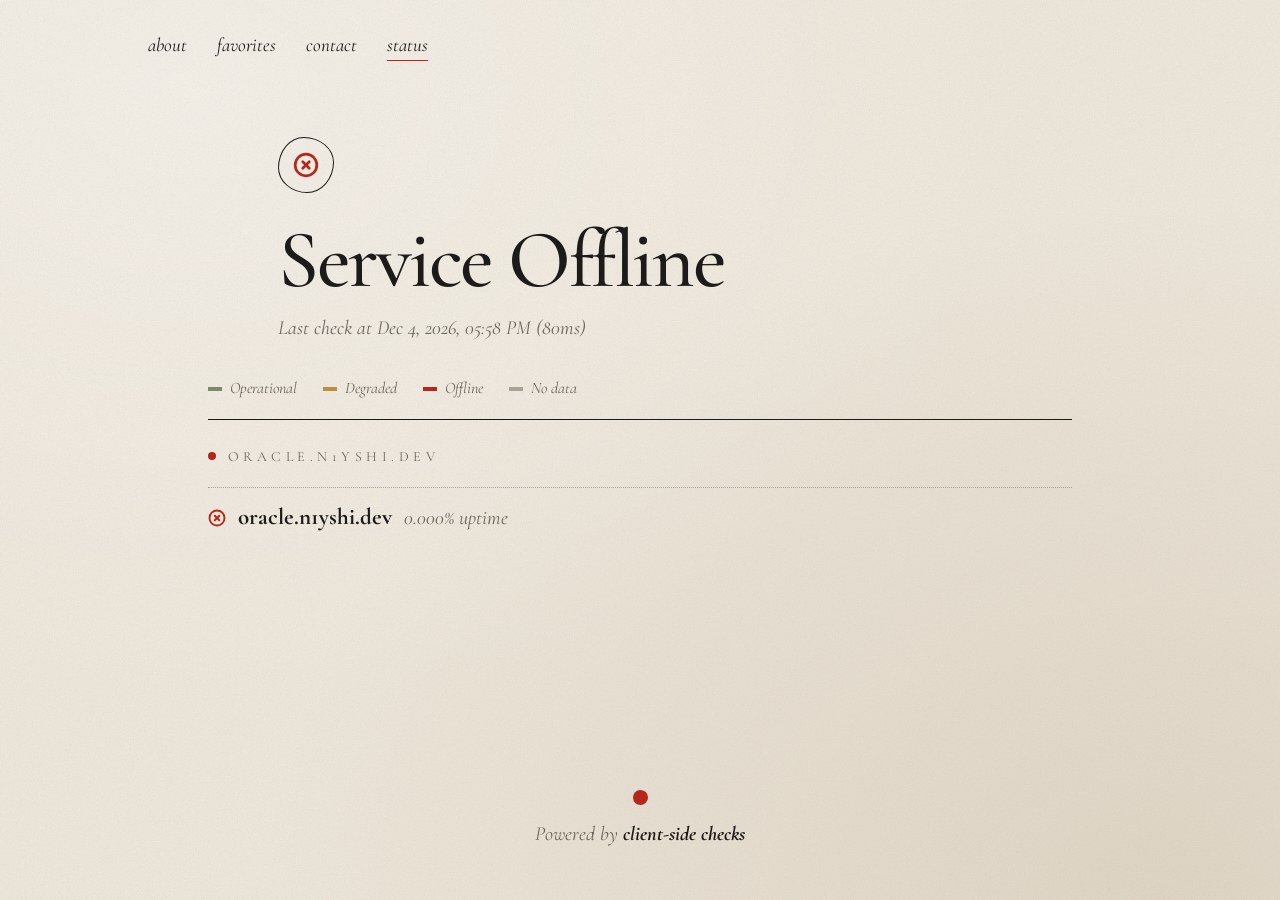
<file: status/index.html>
<!DOCTYPE html>
<html lang="en">
<head>
  <meta charset="utf-8">
  <meta name="viewport" content="width=device-width, initial-scale=1">
  <title>Status &mdash; oracle.n1yshi.dev</title>
  <link rel="preconnect" href="https://fonts.googleapis.com">
  <link rel="preconnect" href="https://fonts.gstatic.com" crossorigin>
  <link href="https://fonts.googleapis.com/css2?family=Cormorant+Garamond:ital,wght@0,400;0,500;0,700;1,400&family=Shippori+Mincho:wght@500;700&display=swap" rel="stylesheet">
  <link rel="stylesheet" href="style.css">
  <link rel="icon" href="data:image/svg+xml,<svg xmlns='http://www.w3.org/2000/svg' viewBox='0 0 100 100'><text y='.9em' font-size='90'>&#9679;</text></svg>">
</head>
<body class="dark">
  <div class="min-h-screen theme-eclipse dark">

    <header class="header-layout">
      <div class="header-inner">
        <div class="header-center">
          <a class="nav-link" href="/#about">about</a>
          <a class="nav-link" href="/#favorites">favorites</a>
          <a class="nav-link" href="/#contact">contact</a>
          <a class="nav-link current" href="/status/">status</a>
        </div>
        <div class="header-right">
          <span class="theme-toggle" id="theme-toggle">&#9675;</span>
        </div>
      </div>
    </header>

    <main class="max-w-4xl mx-auto my-16 px-4 sm-px-0">
      <div class="flex-col">

        <div id="loading-state">
          <div class="status-section">
            <div class="skeleton skeleton-icon"></div>
            <div class="skeleton skeleton-title"></div>
            <div class="skeleton skeleton-subtitle"></div>
          </div>
          <div class="categories-list" style="margin-top:48px">
            <div class="skeleton skeleton-card"></div>
          </div>
        </div>

        <div id="status-section" class="status-section" style="display:none">
          <div class="status-icon-box" id="status-icon-box">
            <svg viewBox="0 0 24 24" fill="none" stroke="currentColor" stroke-width="2" stroke-linecap="round" stroke-linejoin="round">
              <polyline points="20 6 9 17 4 12"></polyline>
            </svg>
          </div>
          <h1 class="status-title" id="status-title">All Systems Operational</h1>
          <p class="status-subtitle" id="status-subtitle">Last check at &mdash;</p>
        </div>

        <div id="bars-legend" class="bars-legend" style="display:none">
          <span class="bars-legend-item">
            <span class="bars-legend-swatch swatch-pink"></span>Operational
          </span>
          <span class="bars-legend-item">
            <span class="bars-legend-swatch swatch-orange"></span>Degraded
          </span>
          <span class="bars-legend-item">
            <span class="bars-legend-swatch swatch-red"></span>Offline
          </span>
          <span class="bars-legend-item">
            <span class="bars-legend-swatch swatch-gray"></span>No data
          </span>
        </div>

        <div id="categories-container" class="categories-list" style="display:none">
          <div class="category-card">
            <div class="category-header" id="cat-header">
              <div class="category-name-wrap">
                <span class="category-name">oracle.n1yshi.dev</span>
              </div>
            </div>
            <div class="monitor-list">
              <div class="monitor-entry">
                <div class="monitor-top">
                  <div class="monitor-left">
                    <span class="monitor-icon-wrap" id="monitor-icon">
                      <svg viewBox="0 0 24 24" fill="none" stroke="currentColor" stroke-width="2.5" stroke-linecap="round" stroke-linejoin="round">
                        <polyline points="20 6 9 17 4 12"></polyline>
                      </svg>
                    </span>
                    <span class="monitor-name">oracle.n1yshi.dev</span>
                    <span class="monitor-sla" id="monitor-sla">100.000% uptime</span>
                  </div>
                </div>
                <div class="monitor-bars" id="incident-bars"></div>
              </div>
            </div>
          </div>
        </div>

      </div>
    </main>

    <footer class="status-footer">
      <div class="footer-inner">
        <div class="footer-powered">Powered by <strong>client-side checks</strong></div>
      </div>
    </footer>

  </div>

  <script src="script.js"></script>
</body>
</html>
</file>
<file: status/style.css>
*,
*::before,
*::after { margin: 0; padding: 0; box-sizing: border-box; }

:root {
  --paper: #efe9dd;
  --paper-2: #e6dfd0;
  --ink: #1d1b19;
  --ink-soft: #6b665d;
  --ink-faint: #a8a194;
  --red: #b5261b;
  --green: #7d8a6a;
  --amber: #b8913f;
  --serif: "Cormorant Garamond", "Times New Roman", serif;
  --jp: "Shippori Mincho", "Yu Mincho", serif;
}

body {
  font-family: var(--serif);
  font-size: 20px;
  line-height: 1.55;
  min-height: 100vh;
  color: var(--ink);
  background-color: var(--paper);
  background-image:
    url("data:image/svg+xml,%3Csvg xmlns='http://www.w3.org/2000/svg' width='260' height='260'%3E%3Cfilter id='n'%3E%3CfeTurbulence type='fractalNoise' baseFrequency='.75' numOctaves='3' stitchTiles='stitch'/%3E%3CfeColorMatrix values='0 0 0 0 .3  0 0 0 0 .25  0 0 0 0 .2  0 0 0 .12 0'/%3E%3C/filter%3E%3Crect width='100%25' height='100%25' filter='url(%23n)'/%3E%3C/svg%3E"),
    radial-gradient(ellipse at 15% 10%, rgba(255, 255, 255, .4), transparent 55%),
    radial-gradient(ellipse at 90% 100%, rgba(150, 120, 80, .16), transparent 55%);
}

.min-h-screen { min-height: 100vh; display: flex; flex-direction: column; }
.max-w-4xl { max-width: 896px; }
.mx-auto { margin-left: auto; margin-right: auto; }
.my-16 { margin-top: 48px; margin-bottom: 48px; }
.px-4 { padding-left: 16px; padding-right: 16px; }
.flex-col { display: flex; flex-direction: column; }
main { flex: 1; width: 100%; }

a { color: var(--ink); text-decoration: none; transition: color .25s; }
a:hover { color: var(--red); }

.header-inner {
  max-width: 1040px;
  margin: 0 auto;
  display: flex;
  align-items: baseline;
  justify-content: flex-start;
  gap: 16px;
  padding: 30px 28px;
}
.header-title { font-weight: 700; font-size: 22px; letter-spacing: .06em; }
.header-center { display: flex; gap: 30px; font-style: italic; font-size: 19px; }
.nav-link { position: relative; }
.nav-link::after {
  content: "";
  position: absolute;
  left: 0; right: 0; bottom: -2px;
  height: 1px;
  background: var(--red);
  scale: 0 1;
  transform-origin: left;
  transition: scale .45s cubic-bezier(.2, .7, .2, 1);
}
.nav-link:hover::after, .nav-link.current::after { scale: 1 1; }
.header-right, .theme-toggle { display: none; }

.status-section { display: flex; flex-direction: column; align-items: flex-start; text-align: left; padding-left: clamp(0px, 6vw, 70px); }
.status-section + .categories-list { margin-top: 56px; }

.status-icon-box {
  width: 56px; height: 56px;
  display: flex; align-items: center; justify-content: center;
  margin-bottom: 26px;
  border: 1px solid var(--ink);
  border-radius: 46% 54% 48% 52% / 55% 45% 55% 45%;
}
.status-icon-box svg { width: 26px; height: 26px; }
.status-icon-box.operational svg { color: var(--green); }
.status-icon-box.degraded svg { color: var(--amber); }
.status-icon-box.outage svg { color: var(--red); }

.status-title { font-weight: 500; font-size: clamp(42px, 7vw, 82px); line-height: 1; letter-spacing: -.03em; margin-bottom: 12px; }
.status-subtitle { font-style: italic; color: var(--ink-soft); margin-bottom: 32px; }

.bars-legend { display: flex; flex-wrap: wrap; gap: 8px 26px; margin-bottom: 18px; font-size: 16px; font-style: italic; color: var(--ink-soft); }
.bars-legend-item { display: flex; align-items: center; gap: 8px; }
.bars-legend-swatch { width: 14px; height: 4px; }
.swatch-pink { background: var(--green); }
.swatch-orange { background: var(--amber); }
.swatch-red { background: var(--red); }
.swatch-gray { background: var(--ink-faint); }

.categories-list { display: flex; flex-direction: column; gap: 28px; }
.category-card { border-top: 1px solid var(--ink); padding: 20px 0 14px; }

.category-header { display: flex; align-items: center; gap: 12px; }
.category-header::before { content: ""; width: 8px; height: 8px; border-radius: 50%; }
.category-header.operational::before { background: var(--green); }
.category-header.degraded::before { background: var(--amber); }
.category-header.outage::before { background: var(--red); }
.category-name { font-size: 14px; letter-spacing: .32em; text-transform: uppercase; color: var(--ink-soft); }

.monitor-list { padding: 16px 0 6px; }
.monitor-entry { padding: 12px 0 14px; border-top: 1px dotted var(--ink-faint); }
.monitor-top { display: flex; align-items: center; justify-content: space-between; margin-bottom: 14px; }
.monitor-left { display: flex; align-items: center; gap: 12px; flex-wrap: wrap; min-width: 0; }
.monitor-bars { width: 100%; }

.monitor-icon-wrap { display: flex; width: 18px; height: 18px; flex-shrink: 0; }
.monitor-icon-wrap svg { width: 18px; height: 18px; }
.monitor-icon-wrap.operational { color: var(--green); }
.monitor-icon-wrap.degraded { color: var(--amber); }
.monitor-icon-wrap.outage { color: var(--red); }

.monitor-name { font-weight: 700; font-size: 23px; }
.monitor-sla { font-style: italic; color: var(--ink-soft); white-space: nowrap; }

.incident-bars { display: flex; align-items: flex-end; gap: 3px; width: 100%; height: 42px; }
.incident-bar { flex: 1; height: 100%; transition: opacity .3s, translate .3s; }
.incident-bar:nth-child(3n)   { height: 92%; }
.incident-bar:nth-child(5n+1) { height: 84%; }
.incident-bar:nth-child(7n+2) { height: 96%; }
.incident-bar:hover { opacity: .6; translate: 0 -3px; }
.incident-bar.bg-pink { background: var(--green); }
.incident-bar.bg-orange { background: var(--amber); }
.incident-bar.bg-red { background: var(--red); }
.incident-bar.bg-muted { background: var(--paper-2); box-shadow: inset 0 0 0 1px var(--ink-faint); }

.status-footer { padding: 40px 0 50px; display: flex; justify-content: center; color: var(--ink-soft); }
.footer-inner { text-align: center; }
.footer-powered { font-style: italic; }
.footer-powered strong { font-weight: 700; color: var(--ink); }
.footer-powered::before {
  content: "";
  display: block;
  width: 15px; height: 15px;
  margin: 0 auto 14px;
  border-radius: 48% 52% 50% 50% / 52% 48% 52% 48%;
  background: var(--red);
}

.skeleton { background: var(--paper-2); animation: breathe 2.4s ease-in-out infinite; }
@keyframes breathe { 50% { opacity: .5; } }
.skeleton-icon { width: 56px; height: 56px; margin-bottom: 26px; border-radius: 50%; }
.skeleton-title { width: 320px; max-width: 80%; height: 56px; margin-bottom: 10px; }
.skeleton-subtitle { width: 200px; max-width: 70%; height: 20px; margin-bottom: 24px; }
.skeleton-card { height: 200px; }

.status-section, .bars-legend, .category-card { animation: settle 1.6s cubic-bezier(.2, .7, .2, 1) both; }
.bars-legend { animation-delay: .25s; }
.category-card { animation-delay: .4s; }
@keyframes settle { from { opacity: 0; translate: 0 16px; } }

@media (prefers-reduced-motion: reduce) {
  *, *::before, *::after { animation-duration: .01ms !important; transition-duration: .01ms !important; }
}

@media (max-width: 640px) {
  .header-inner { flex-direction: column; align-items: flex-start; gap: 10px; padding: 20px; }
  .header-center { flex-wrap: wrap; gap: 8px 18px; }
  .my-16 { margin-top: 28px; margin-bottom: 28px; }
  .incident-bars { height: 30px; }
  .status-section { padding-left: 0; }
}
</file>
